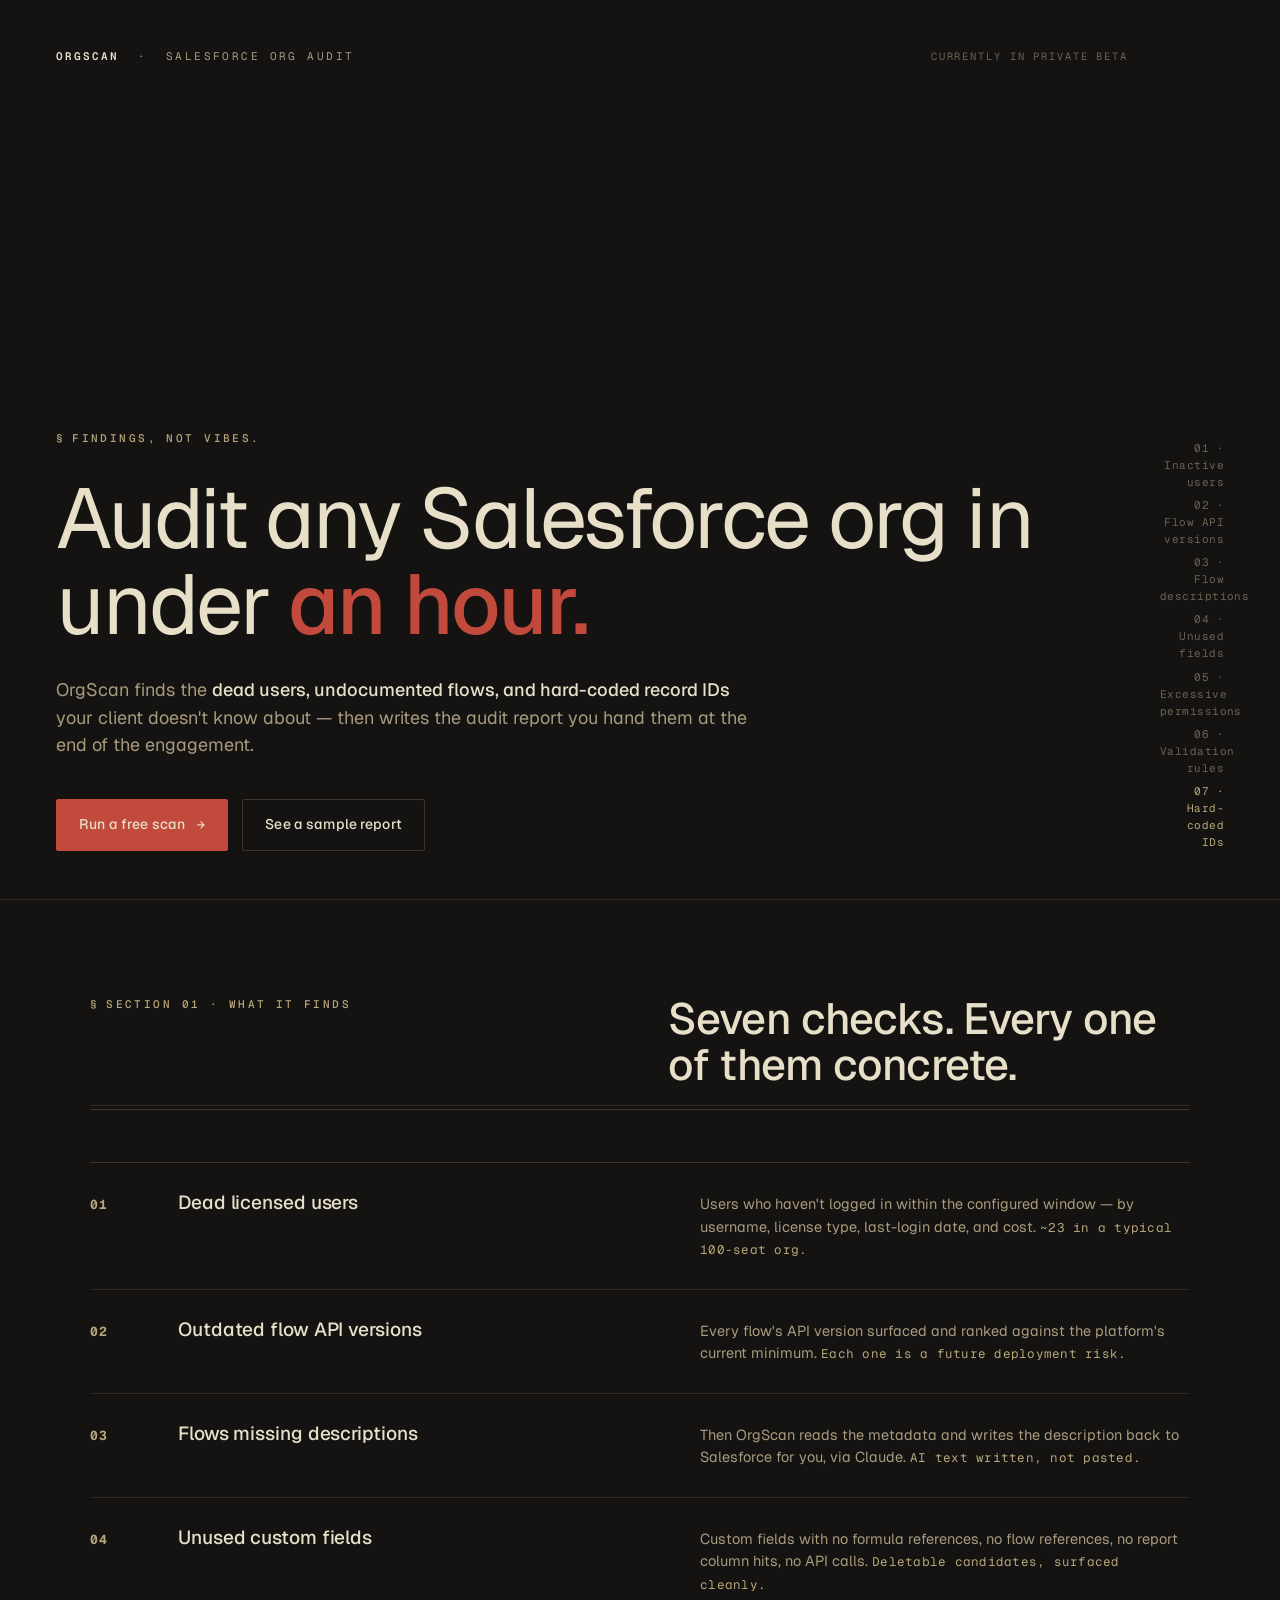
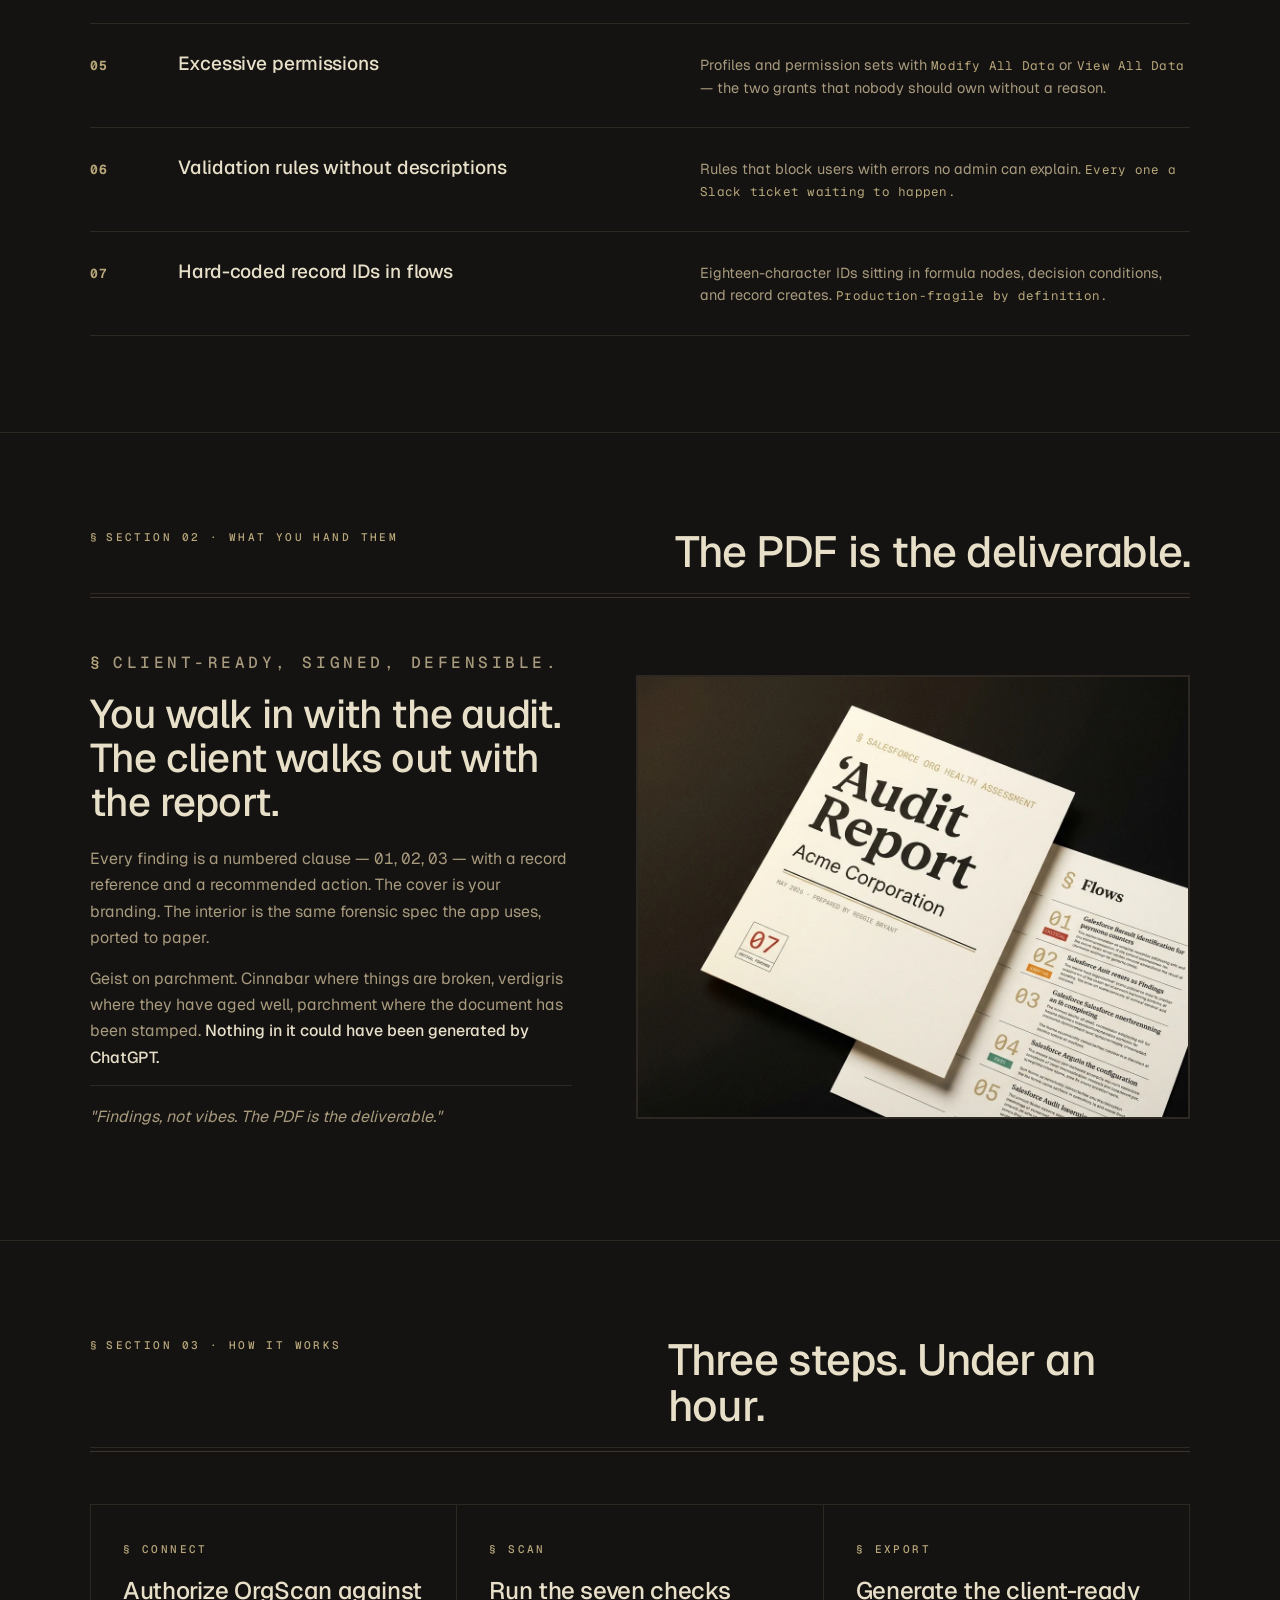
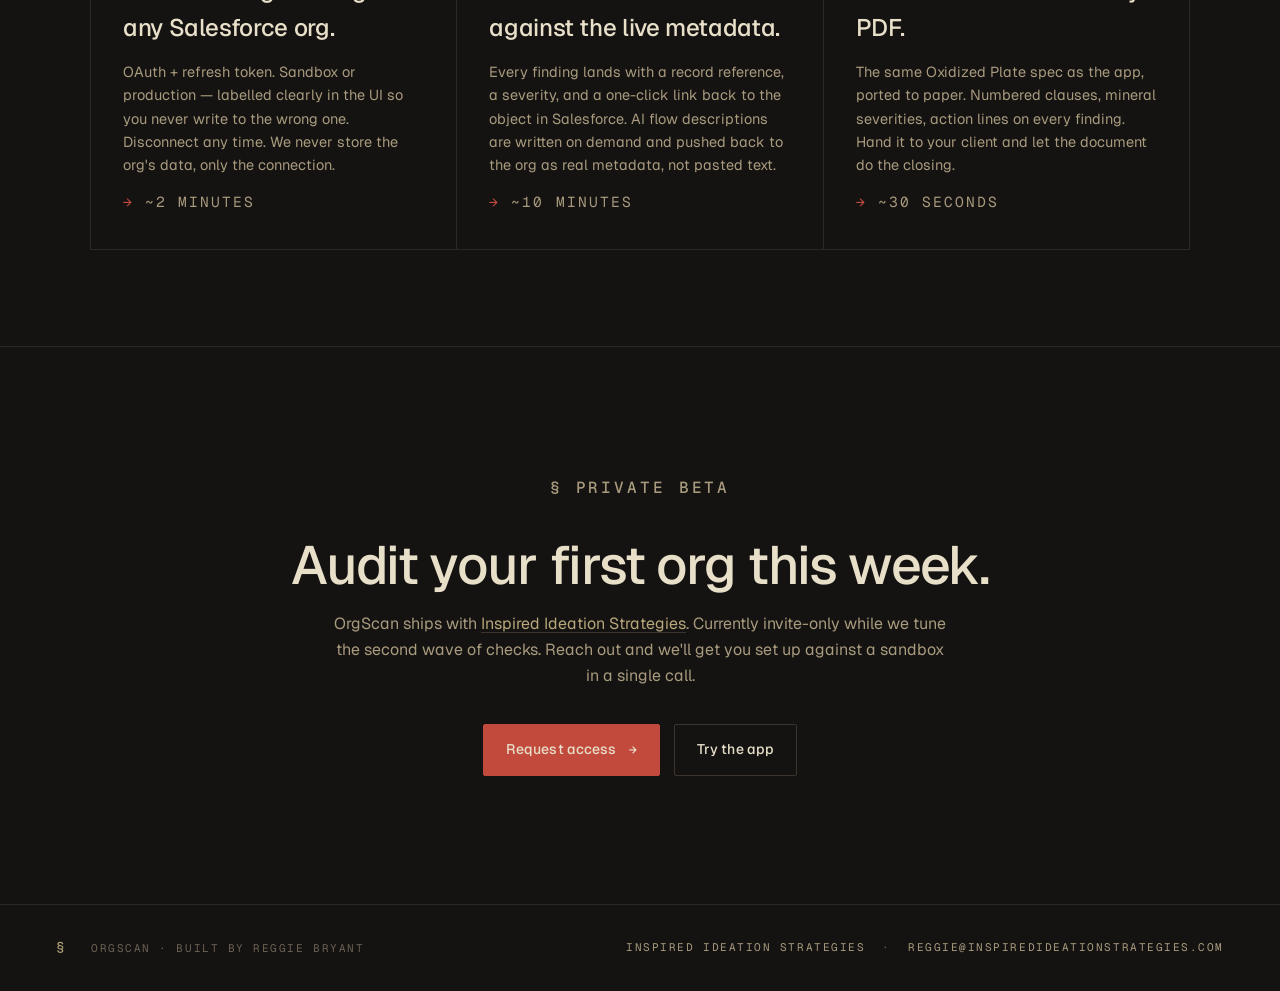
<file: marketing/index.html>
<!DOCTYPE html>
<html lang="en">
<head>
<meta charset="utf-8">
<meta name="viewport" content="width=device-width, initial-scale=1">
<title>OrgScan — Audit any Salesforce org in under an hour</title>
<meta name="description" content="OrgScan finds the dead users, undocumented flows, and hard-coded record IDs your client doesn't know about — then writes the client-ready audit report.">
<link rel="preconnect" href="https://fonts.googleapis.com">
<link rel="preconnect" href="https://fonts.gstatic.com" crossorigin>
<link href="https://fonts.googleapis.com/css2?family=Geist:wght@300;400;500;600;700&family=Geist+Mono:wght@400;500;600;700&display=swap" rel="stylesheet">
<style>
:root {
  --base:         #141312;
  --surface:      #1C1A17;
  --surface-alt:  #241F1A;
  --surface-lift: #2A241E;
  --rule:         #2E2822;
  --rule-strong:  #3D352D;
  --ivory:        #E8DFC9;
  --ivory-dim:    #A89A7D;
  --ivory-faint:  #6C6254;
  --cinnabar:       #C14A3D;
  --cinnabar-hover: #D65A4A;
  --verdigris:      #4F8A7C;
  --parchment:      #B8A77A;
  --persimmon:      #D4602A;
  --slate-blue:     #7896B0;

  --font-serif: 'Geist', system-ui, -apple-system, sans-serif;
  --font-mono:  'Geist Mono', 'JetBrains Mono', Menlo, monospace;
  --ease-out:   cubic-bezier(0.16, 1, 0.3, 1);

  --measure: 64ch;
}

*, *::before, *::after { box-sizing: border-box; }
html, body {
  margin: 0; padding: 0;
  background: var(--base);
  color: var(--ivory);
  font-family: var(--font-serif);
  font-size: 16px;
  line-height: 1.55;
  font-feature-settings: 'zero', 'ss02';
  -webkit-font-smoothing: antialiased;
}
img, svg { display: block; max-width: 100%; }
a { color: inherit; }

.num { font-variant-numeric: tabular-nums; font-feature-settings: 'zero', 'tnum'; }
.mono { font-family: var(--font-mono); }
.kicker {
  font-family: var(--font-mono);
  font-size: 11px;
  font-weight: 500;
  letter-spacing: 0.22em;
  text-transform: uppercase;
  color: var(--parchment);
  margin: 0;
}
.kicker::before { content: '§  '; color: var(--parchment); font-weight: 500; letter-spacing: 0.1em; }

.dim { color: var(--ivory-dim); }

/* =====================================================================
   HERO
   ===================================================================== */
.hero {
  min-height: 100vh;
  display: grid;
  grid-template-columns: 1fr 64px;
  gap: 32px;
  padding: 48px 56px;
  border-bottom: 1px solid var(--rule);
  position: relative;
}
.hero-inner { display: flex; flex-direction: column; justify-content: space-between; max-width: 1100px; }
.hero-top { display: flex; align-items: center; justify-content: space-between; gap: 24px; margin-bottom: 96px; }
.hero-mark {
  font-family: var(--font-mono);
  font-size: 11px;
  letter-spacing: 0.22em;
  text-transform: uppercase;
  color: var(--ivory-dim);
}
.hero-mark strong { color: var(--ivory); font-weight: 600; letter-spacing: 0.18em; }
.hero-meta {
  font-family: var(--font-mono);
  font-size: 10.5px;
  letter-spacing: 0.18em;
  text-transform: uppercase;
  color: var(--ivory-faint);
}

.hero-headline {
  font-family: var(--font-serif);
  font-weight: 400;
  font-size: clamp(40px, 6.6vw, 92px);
  line-height: 1.02;
  letter-spacing: -0.025em;
  color: var(--ivory);
  margin: 0 0 28px;
  max-width: 18ch;
}
.hero-headline em {
  font-style: normal;
  color: var(--cinnabar);
  font-weight: 500;
}

.hero-subhead {
  font-size: 18px;
  line-height: 1.55;
  color: var(--ivory-dim);
  max-width: 58ch;
  margin: 0 0 40px;
}
.hero-subhead strong { color: var(--ivory); font-weight: 500; }

.cta-row { display: flex; gap: 14px; flex-wrap: wrap; }

.btn {
  display: inline-flex;
  align-items: center;
  gap: 10px;
  padding: 14px 22px;
  font-family: var(--font-serif);
  font-size: 14px;
  font-weight: 500;
  letter-spacing: 0.01em;
  border-radius: 2px;
  border: 1px solid transparent;
  cursor: pointer;
  text-decoration: none;
  transition: background 160ms var(--ease-out), border-color 160ms var(--ease-out), color 160ms var(--ease-out), transform 80ms var(--ease-out);
}
.btn:active { transform: scale(0.97); }
.btn-primary {
  background: var(--cinnabar);
  color: var(--ivory);
  border-color: var(--cinnabar);
}
.btn-primary:hover { background: var(--cinnabar-hover); border-color: var(--cinnabar-hover); }
.btn-secondary {
  background: transparent;
  color: var(--ivory);
  border-color: var(--rule-strong);
}
.btn-secondary:hover { border-color: var(--ivory-dim); background: var(--surface-alt); }
.btn-arrow {
  font-family: var(--font-mono);
  font-size: 13px;
  margin-left: 2px;
}

/* The faint clause gutter — decorative, evokes the numbered findings */
.hero-gutter {
  display: flex;
  flex-direction: column;
  justify-content: flex-end;
  font-family: var(--font-mono);
  font-size: 11px;
  letter-spacing: 0.04em;
  color: var(--ivory-faint);
  text-align: right;
  gap: 6px;
  font-variant-numeric: tabular-nums;
}
.hero-gutter span { display: block; }
.hero-gutter span:last-child { color: var(--parchment); }

/* =====================================================================
   SECTION FRAME
   ===================================================================== */
section { padding: 96px 56px; border-bottom: 1px solid var(--rule); }
section > .container { max-width: 1100px; margin: 0 auto; }

.section-head {
  display: flex;
  align-items: baseline;
  justify-content: space-between;
  gap: 32px;
  margin-bottom: 56px;
  padding-bottom: 18px;
  border-bottom: 1px solid var(--rule);
  box-shadow: 0 3px 0 0 var(--base), 0 4px 0 0 var(--rule-strong);
}
.section-head h2 {
  font-family: var(--font-serif);
  font-size: clamp(28px, 3.4vw, 44px);
  font-weight: 500;
  letter-spacing: -0.02em;
  line-height: 1.05;
  color: var(--ivory);
  margin: 0;
  max-width: 18ch;
}
.section-head .kicker { align-self: flex-start; flex-shrink: 0; }

/* =====================================================================
   §1 — THE SEVEN CHECKS
   ===================================================================== */
.checks-list {
  list-style: none;
  margin: 0; padding: 0;
  counter-reset: check;
  border-top: 1px solid var(--rule-strong);
}
.check {
  counter-increment: check;
  display: grid;
  grid-template-columns: 56px 1fr 1fr;
  gap: 32px;
  padding: 28px 0;
  border-bottom: 1px solid var(--rule);
  align-items: baseline;
}
.check-n {
  font-family: var(--font-mono);
  font-size: 13px;
  font-weight: 700;
  color: var(--parchment);
  letter-spacing: 0.04em;
  font-variant-numeric: tabular-nums;
}
.check-n::before { content: counter(check, decimal-leading-zero); }
.check-title {
  font-family: var(--font-serif);
  font-size: 19px;
  font-weight: 500;
  color: var(--ivory);
  line-height: 1.3;
  margin: 0;
  letter-spacing: -0.005em;
}
.check-detail {
  font-size: 14.5px;
  line-height: 1.55;
  color: var(--ivory-dim);
  margin: 0;
}
.check-detail .stat {
  font-family: var(--font-mono);
  font-size: 12.5px;
  font-variant-numeric: tabular-nums;
  color: var(--parchment);
  letter-spacing: 0.02em;
}

/* =====================================================================
   §2 — THE DELIVERABLE
   ===================================================================== */
.deliverable {
  display: grid;
  grid-template-columns: 1fr 1.15fr;
  gap: 64px;
  align-items: center;
}
.deliverable-copy h3 {
  font-family: var(--font-serif);
  font-size: clamp(28px, 3.2vw, 40px);
  font-weight: 500;
  line-height: 1.1;
  letter-spacing: -0.02em;
  color: var(--ivory);
  margin: 16px 0 22px;
  max-width: 18ch;
}
.deliverable-copy p {
  font-size: 16px;
  line-height: 1.65;
  color: var(--ivory-dim);
  max-width: 50ch;
  margin: 0 0 14px;
}
.deliverable-copy p strong { color: var(--ivory); font-weight: 500; }
.deliverable-quote {
  margin: 28px 0 0;
  padding: 18px 0 0;
  border-top: 1px solid var(--rule);
  font-family: var(--font-serif);
  font-size: 17px;
  font-style: italic;
  font-weight: 400;
  color: var(--parchment);
  line-height: 1.4;
  max-width: 38ch;
}

/* PDF mock — photograph of the report on a desk */
.pdf-stage {
  position: relative;
  aspect-ratio: 5 / 4;
  background: var(--base);
  border: 1px solid var(--rule);
  overflow: hidden;
}
.pdf-stage img { width: 100%; height: 100%; object-fit: cover; display: block; }
.pdf-stage::after {
  /* hairline inner edge to seat the photo into the page */
  content: '';
  position: absolute;
  inset: 0;
  pointer-events: none;
  box-shadow: inset 0 0 0 1px var(--rule);
}

/* =====================================================================
   §3 — HOW IT WORKS
   ===================================================================== */
.steps {
  display: grid;
  grid-template-columns: repeat(3, 1fr);
  gap: 1px;
  background: var(--rule);
  border: 1px solid var(--rule);
}
.step {
  background: var(--base);
  padding: 36px 32px;
  display: flex;
  flex-direction: column;
  gap: 14px;
  min-height: 280px;
}
.step-mark {
  font-family: var(--font-mono);
  font-size: 11px;
  letter-spacing: 0.22em;
  text-transform: uppercase;
  color: var(--parchment);
  font-weight: 500;
}
.step-mark::before { content: '§  '; }
.step h3 {
  font-family: var(--font-serif);
  font-size: 24px;
  font-weight: 500;
  letter-spacing: -0.015em;
  color: var(--ivory);
  margin: 0;
}
.step p {
  font-size: 14.5px;
  line-height: 1.6;
  color: var(--ivory-dim);
  margin: 0;
  max-width: 36ch;
}
.step-time {
  margin-top: auto;
  font-family: var(--font-mono);
  font-size: 11px;
  letter-spacing: 0.14em;
  text-transform: uppercase;
  color: var(--ivory-faint);
}
.step-time::before { content: '→  '; color: var(--cinnabar); }

/* =====================================================================
   CTA + FOOTER
   ===================================================================== */
.closer {
  padding: 128px 56px;
  text-align: center;
  border-bottom: 1px solid var(--rule);
}
.closer-mark {
  font-family: var(--font-mono);
  font-size: 14px;
  font-weight: 500;
  letter-spacing: 0.18em;
  text-transform: uppercase;
  color: var(--parchment);
  margin: 0 0 24px;
}
.closer h2 {
  font-family: var(--font-serif);
  font-size: clamp(32px, 4.2vw, 56px);
  font-weight: 500;
  letter-spacing: -0.025em;
  line-height: 1.05;
  margin: 0 auto 18px;
  max-width: 20ch;
  color: var(--ivory);
}
.closer p {
  font-size: 16px;
  color: var(--ivory-dim);
  margin: 0 auto 36px;
  max-width: 56ch;
  line-height: 1.6;
}
.closer .cta-row { justify-content: center; }

footer {
  padding: 32px 56px;
  display: flex;
  align-items: center;
  justify-content: space-between;
  gap: 24px;
  font-family: var(--font-mono);
  font-size: 11px;
  letter-spacing: 0.14em;
  text-transform: uppercase;
  color: var(--ivory-faint);
}
footer a { color: var(--ivory-dim); text-decoration: none; transition: color 120ms var(--ease-out); }
footer a:hover { color: var(--parchment); }
.footer-mark { color: var(--parchment); font-size: 14px; letter-spacing: 0.1em; }

/* =====================================================================
   RESPONSIVE
   ===================================================================== */
@media (max-width: 900px) {
  .hero { padding: 32px 24px; grid-template-columns: 1fr; }
  .hero-gutter { display: none; }
  section { padding: 64px 24px; }
  .check { grid-template-columns: 36px 1fr; gap: 18px; }
  .check-detail { grid-column: 1 / -1; padding-left: 54px; margin-top: 4px; }
  .deliverable { grid-template-columns: 1fr; gap: 36px; }
  .steps { grid-template-columns: 1fr; }
  .closer { padding: 80px 24px; }
  footer { padding: 24px; flex-direction: column; gap: 16px; text-align: center; }
  .section-head { flex-direction: column; align-items: flex-start; gap: 12px; }
}

@media (prefers-reduced-motion: reduce) {
  *, *::before, *::after {
    animation-duration: 0.01ms !important;
    transition-duration: 0.01ms !important;
  }
}
</style>
</head>
<body>

<!-- =====================================================================
     HERO
     ===================================================================== -->
<section class="hero">
  <div class="hero-inner">
    <div class="hero-top">
      <div class="hero-mark"><strong>OrgScan</strong> &nbsp;·&nbsp; Salesforce Org Audit</div>
      <div class="hero-meta">Currently in Private Beta</div>
    </div>

    <div>
      <p class="kicker" style="margin-bottom:28px">Findings, not vibes.</p>
      <h1 class="hero-headline">Audit any Salesforce org in under <em>an hour.</em></h1>
      <p class="hero-subhead">
        OrgScan finds the <strong>dead users, undocumented flows, and hard-coded record IDs</strong>
        your client doesn't know about — then writes the audit report you hand them at the end of the engagement.
      </p>
      <div class="cta-row">
        <a class="btn btn-primary" href="/">Run a free scan <span class="btn-arrow">→</span></a>
        <a class="btn btn-secondary" href="#deliverable">See a sample report</a>
      </div>
    </div>
  </div>

  <aside class="hero-gutter" aria-hidden="true">
    <span class="num">01 · Inactive users</span>
    <span class="num">02 · Flow API versions</span>
    <span class="num">03 · Flow descriptions</span>
    <span class="num">04 · Unused fields</span>
    <span class="num">05 · Excessive permissions</span>
    <span class="num">06 · Validation rules</span>
    <span class="num">07 · Hard-coded IDs</span>
  </aside>
</section>

<!-- =====================================================================
     §1 — THE SEVEN CHECKS
     ===================================================================== -->
<section id="checks">
  <div class="container">
    <div class="section-head">
      <p class="kicker">Section 01 · What it finds</p>
      <h2>Seven checks. Every one of them concrete.</h2>
    </div>

    <ol class="checks-list">
      <li class="check">
        <span class="check-n"></span>
        <h3 class="check-title">Dead licensed users</h3>
        <p class="check-detail">Users who haven't logged in within the configured window — by username, license type, last-login date, and cost. <span class="stat">~23 in a typical 100-seat org.</span></p>
      </li>
      <li class="check">
        <span class="check-n"></span>
        <h3 class="check-title">Outdated flow API versions</h3>
        <p class="check-detail">Every flow's API version surfaced and ranked against the platform's current minimum. <span class="stat">Each one is a future deployment risk.</span></p>
      </li>
      <li class="check">
        <span class="check-n"></span>
        <h3 class="check-title">Flows missing descriptions</h3>
        <p class="check-detail">Then OrgScan reads the metadata and writes the description back to Salesforce for you, via Claude. <span class="stat">AI text written, not pasted.</span></p>
      </li>
      <li class="check">
        <span class="check-n"></span>
        <h3 class="check-title">Unused custom fields</h3>
        <p class="check-detail">Custom fields with no formula references, no flow references, no report column hits, no API calls. <span class="stat">Deletable candidates, surfaced cleanly.</span></p>
      </li>
      <li class="check">
        <span class="check-n"></span>
        <h3 class="check-title">Excessive permissions</h3>
        <p class="check-detail">Profiles and permission sets with <span class="stat">Modify All Data</span> or <span class="stat">View All Data</span> — the two grants that nobody should own without a reason.</p>
      </li>
      <li class="check">
        <span class="check-n"></span>
        <h3 class="check-title">Validation rules without descriptions</h3>
        <p class="check-detail">Rules that block users with errors no admin can explain. <span class="stat">Every one a Slack ticket waiting to happen.</span></p>
      </li>
      <li class="check">
        <span class="check-n"></span>
        <h3 class="check-title">Hard-coded record IDs in flows</h3>
        <p class="check-detail">Eighteen-character IDs sitting in formula nodes, decision conditions, and record creates. <span class="stat">Production-fragile by definition.</span></p>
      </li>
    </ol>
  </div>
</section>

<!-- =====================================================================
     §2 — THE DELIVERABLE
     ===================================================================== -->
<section id="deliverable">
  <div class="container">
    <div class="section-head">
      <p class="kicker">Section 02 · What you hand them</p>
      <h2>The PDF is the deliverable.</h2>
    </div>

    <div class="deliverable">
      <div class="deliverable-copy">
        <p class="kicker">Client-ready, signed, defensible.</p>
        <h3>You walk in with the audit. The client walks out with the report.</h3>
        <p>Every finding is a numbered clause — <span class="mono">01</span>, <span class="mono">02</span>, <span class="mono">03</span> — with a record reference and a recommended action. The cover is your branding. The interior is the same forensic spec the app uses, ported to paper.</p>
        <p>Geist on parchment. Cinnabar where things are broken, verdigris where they have aged well, parchment where the document has been stamped. <strong>Nothing in it could have been generated by ChatGPT.</strong></p>
        <p class="deliverable-quote">"Findings, not vibes. The PDF is the deliverable."</p>
      </div>

      <div class="pdf-stage">
        <img src="/static/marketing-pdf-mock.webp" alt="OrgScan audit report — cover page (Audit Report / Acme Corporation / 07 CRITICAL FINDINGS stamp) layered over an interior Flows section showing numbered findings with mineral severity badges." width="1152" height="928" loading="lazy" decoding="async">
      </div>
    </div>
  </div>
</section>

<!-- =====================================================================
     §3 — HOW IT WORKS
     ===================================================================== -->
<section id="how">
  <div class="container">
    <div class="section-head">
      <p class="kicker">Section 03 · How it works</p>
      <h2>Three steps. Under an hour.</h2>
    </div>

    <div class="steps">
      <div class="step">
        <div class="step-mark">Connect</div>
        <h3>Authorize OrgScan against any Salesforce org.</h3>
        <p>OAuth + refresh token. Sandbox or production — labelled clearly in the UI so you never write to the wrong one. Disconnect any time. We never store the org's data, only the connection.</p>
        <p class="step-time">~2 minutes</p>
      </div>
      <div class="step">
        <div class="step-mark">Scan</div>
        <h3>Run the seven checks against the live metadata.</h3>
        <p>Every finding lands with a record reference, a severity, and a one-click link back to the object in Salesforce. AI flow descriptions are written on demand and pushed back to the org as real metadata, not pasted text.</p>
        <p class="step-time">~10 minutes</p>
      </div>
      <div class="step">
        <div class="step-mark">Export</div>
        <h3>Generate the client-ready PDF.</h3>
        <p>The same Oxidized Plate spec as the app, ported to paper. Numbered clauses, mineral severities, action lines on every finding. Hand it to your client and let the document do the closing.</p>
        <p class="step-time">~30 seconds</p>
      </div>
    </div>
  </div>
</section>

<!-- =====================================================================
     CLOSER
     ===================================================================== -->
<section class="closer">
  <p class="closer-mark">§  Private Beta</p>
  <h2>Audit your first org this week.</h2>
  <p>OrgScan ships with <a href="https://www.inspiredideationstrategies.com" style="color:var(--parchment); text-decoration: underline; text-decoration-color: var(--rule-strong); text-underline-offset: 3px;">Inspired Ideation Strategies</a>. Currently invite-only while we tune the second wave of checks. Reach out and we'll get you set up against a sandbox in a single call.</p>
  <div class="cta-row">
    <a class="btn btn-primary" href="mailto:reggie@inspiredideationstrategies.com?subject=OrgScan%20%E2%80%94%20beta%20access">Request access <span class="btn-arrow">→</span></a>
    <a class="btn btn-secondary" href="/">Try the app</a>
  </div>
</section>

<!-- =====================================================================
     FOOTER
     ===================================================================== -->
<footer>
  <div>
    <span class="footer-mark">§</span> &nbsp; OrgScan  ·  Built by Reggie Bryant
  </div>
  <div>
    <a href="https://www.inspiredideationstrategies.com">Inspired Ideation Strategies</a>
    &nbsp;·&nbsp;
    <a href="mailto:reggie@inspiredideationstrategies.com">reggie@inspiredideationstrategies.com</a>
  </div>
</footer>

</body>
</html>
</file>
